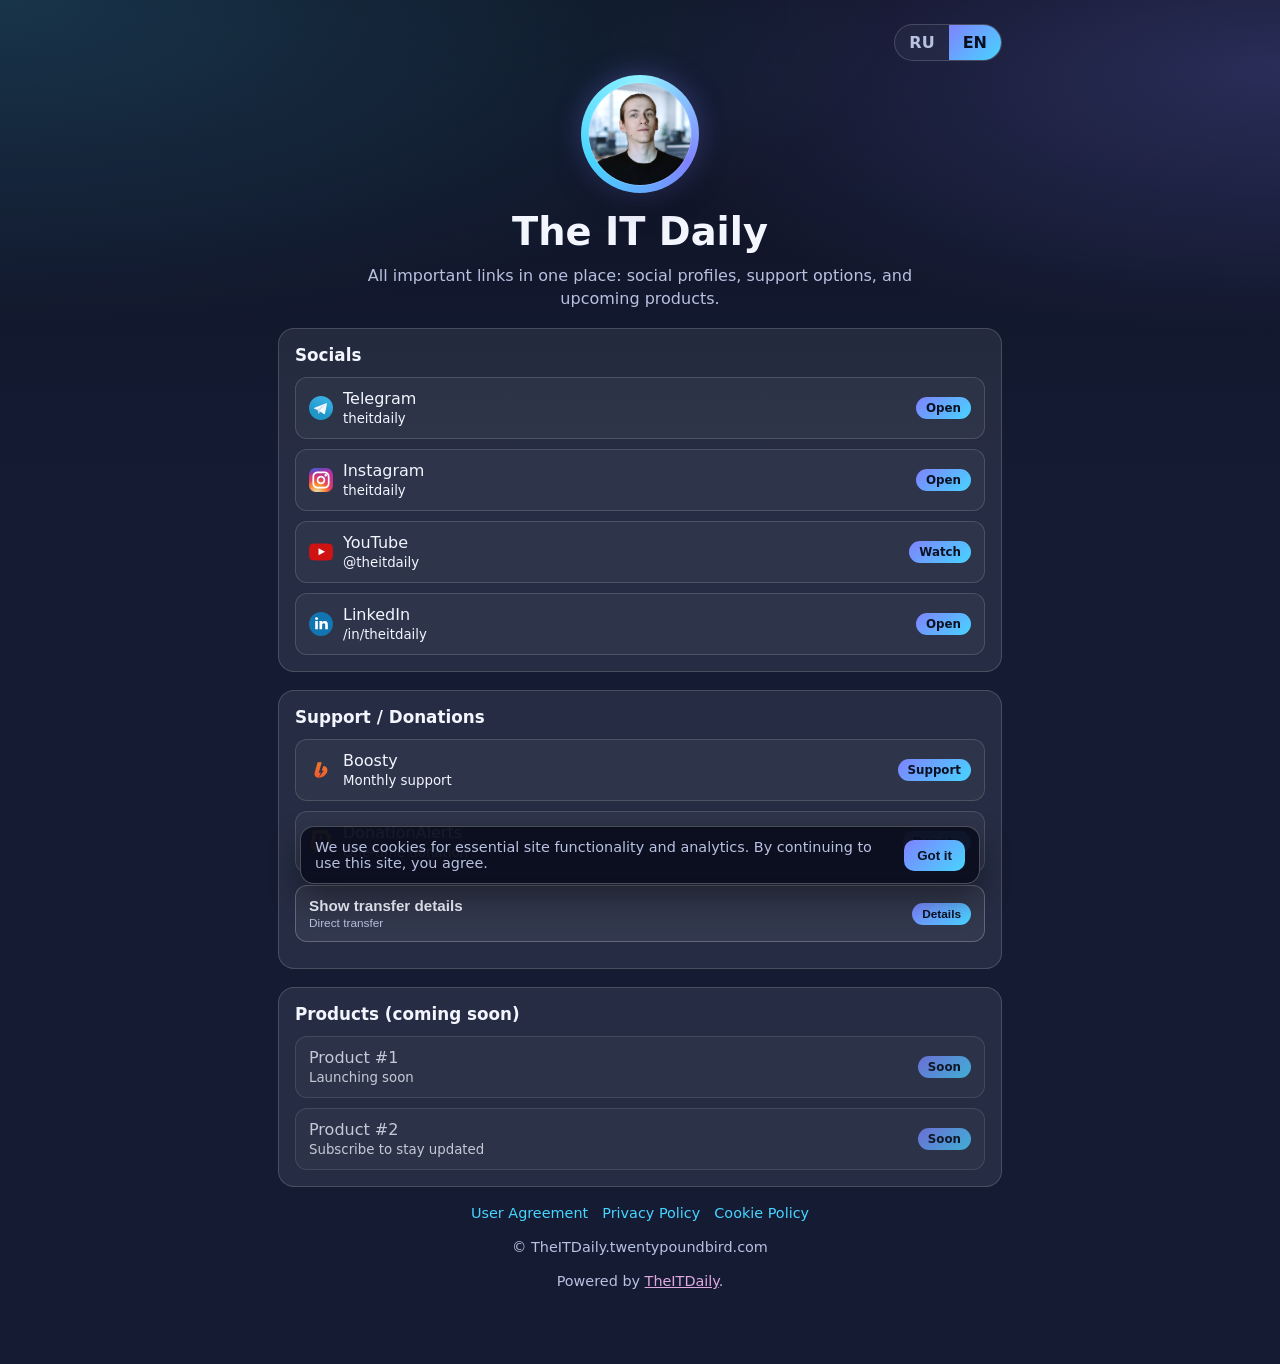
<file: index.html>
<!doctype html>
<html lang="en">
  <head>
    <meta charset="UTF-8" />
    <meta name="viewport" content="width=device-width, initial-scale=1.0" />
    <title>The IT Daily</title>
    <meta name="description" content="Choose language for The IT Daily links page." />
    <meta name="robots" content="index,follow" />
    <link rel="alternate" hreflang="ru" href="/ru/" />
    <link rel="alternate" hreflang="en" href="/en/" />
    <link rel="alternate" hreflang="x-default" href="/" />
    <style>
      body { font-family: Inter, system-ui, sans-serif; margin: 0; min-height: 100vh; display: grid; place-items: center; background: #141b33; color: #f3f6ff; }
      .box { text-align: center; padding: 24px; border: 1px solid rgba(255,255,255,.2); border-radius: 12px; }
      a { color: #47d4ff; margin: 0 8px; }
    </style>
    <script>
      const preferred = (navigator.language || '').toLowerCase().startsWith('en') ? '/en/' : '/ru/';
      window.location.replace(preferred);
    </script>
  </head>
  <body>
    <div class="box">
      <p>Select language / Выберите язык:</p>
      <a href="/en/" hreflang="en">English</a>
      <a href="/ru/" hreflang="ru">Русский</a>
    </div>
  </body>
</html>
</file>
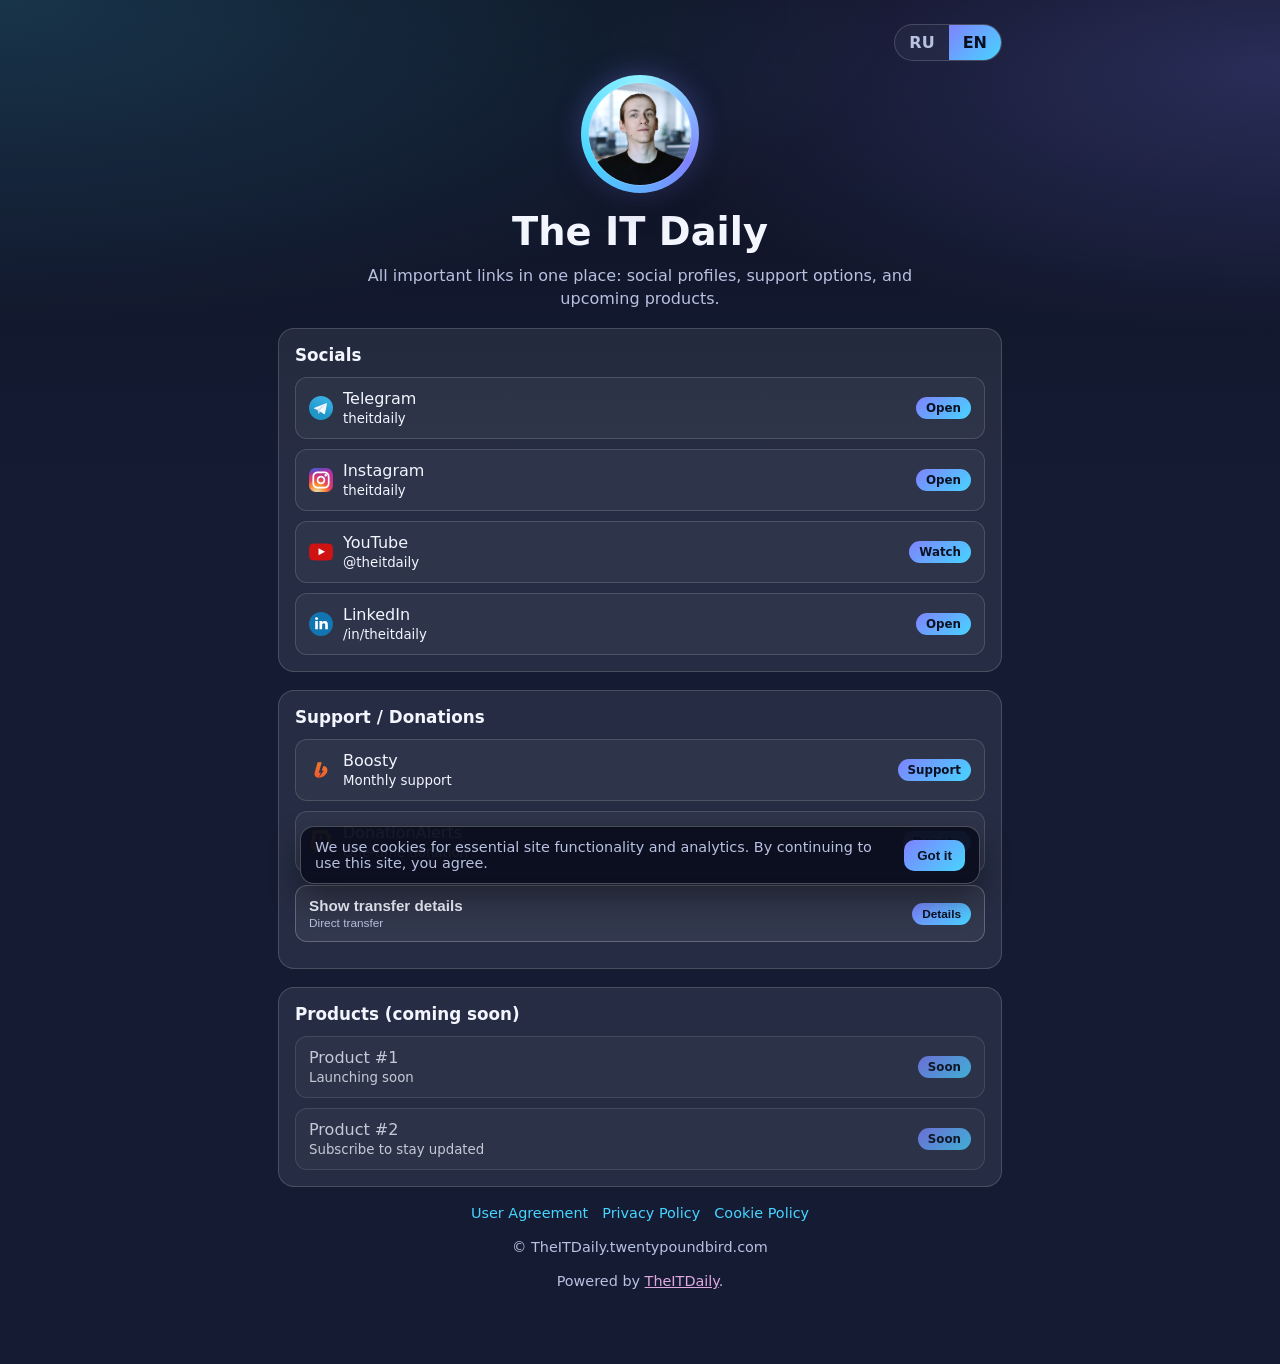
<file: en/index.html>
<!doctype html>
<html lang="en">
  <head>
    <meta charset="UTF-8" />
    <meta name="viewport" content="width=device-width, initial-scale=1.0" />
    <title>The IT Daily | Smart Link</title>
    <meta name="description" content="The IT Daily smart link page with social media profiles, donation options, and upcoming products." />
    <meta name="robots" content="index,follow,max-image-preview:large" />
    <meta name="theme-color" content="#141b33" />

    <link rel="canonical" href="/en/" />
    <link rel="alternate" hreflang="ru" href="/ru/" />
    <link rel="alternate" hreflang="en" href="/en/" />
    <link rel="alternate" hreflang="x-default" href="/ru/" />

    <meta property="og:type" content="website" />
    <meta property="og:site_name" content="The IT Daily" />
    <meta property="og:locale" content="en_US" />
    <meta property="og:title" content="The IT Daily | Smart Link" />
    <meta property="og:description" content="All key The IT Daily links: socials, support, and upcoming products." />
    <meta property="og:url" content="/en/" />
    <meta property="og:image" content="/ava600600black.jpg" />

    <meta name="twitter:card" content="summary_large_image" />
    <meta name="twitter:title" content="The IT Daily | Smart Link" />
    <meta name="twitter:description" content="Social links, donations, and everything important in one page." />
    <meta name="twitter:image" content="/ava600600black.jpg" />

    <script type="application/ld+json">
      {
        "@context": "https://schema.org",
        "@type": "WebPage",
        "name": "The IT Daily | Smart Link",
        "url": "/en/",
        "inLanguage": "en",
        "description": "Single page with all key links for The IT Daily"
      }
    </script>

    <link rel="stylesheet" href="../assets/styles.css" />
  </head>
  <body>
    <main>
      <div class="topbar">
        <nav class="lang-switcher" aria-label="Language switcher">
          <a class="lang-link" href="/ru/" hreflang="ru" lang="ru">RU</a>
          <a class="lang-link active" href="/en/" hreflang="en" lang="en">EN</a>
        </nav>
      </div>

      <section class="hero">
        <div class="avatar"><img class="avatar-img" src="../ava600600black.jpg" alt="The IT Daily logo" loading="lazy" /></div>
        <h1>The IT Daily</h1>
        <p class="subtitle">All important links in one place: social profiles, support options, and upcoming products.</p>
      </section>

      <section class="section" style="animation-delay: 0.05s"><h2>Socials</h2><div class="links">
        <a class="link-item" href="https://t.me/theitdaily" target="_blank" rel="noopener noreferrer"><span class="link-item-main"><img class="brand-icon" src="../assets/icons/telegram.svg" alt="Telegram" loading="lazy" /><span>Telegram<br /><small>theitdaily</small></span></span><span class="badge">Open</span></a>
        <a class="link-item" href="https://instagram.com/theitdaily" target="_blank" rel="noopener noreferrer"><span class="link-item-main"><img class="brand-icon" src="../assets/icons/instagram.svg" alt="Instagram" loading="lazy" /><span>Instagram<br /><small>theitdaily</small></span></span><span class="badge">Open</span></a>
        <a class="link-item" href="https://youtube.com/@theitdaily" target="_blank" rel="noopener noreferrer"><span class="link-item-main"><img class="brand-icon" src="../assets/icons/youtube.svg" alt="YouTube" loading="lazy" /><span>YouTube<br /><small>@theitdaily</small></span></span><span class="badge">Watch</span></a>
        <a class="link-item" href="https://www.linkedin.com/in/theitdaily/" target="_blank" rel="noopener noreferrer"><span class="link-item-main"><img class="brand-icon" src="../assets/icons/linkedin.svg" alt="LinkedIn" loading="lazy" /><span>LinkedIn<br /><small>/in/theitdaily</small></span></span><span class="badge">Open</span></a>
      </div></section>

      <section class="section" id="donateSection" style="animation-delay: 0.1s"><h2>Support / Donations</h2><div class="links">
        <a class="link-item" href="https://boosty.to/theitdaily" target="_blank" rel="noopener noreferrer"><span class="link-item-main"><img class="brand-icon" src="../assets/icons/boosty.svg" alt="Boosty" loading="lazy" /><span>Boosty<br /><small>Monthly support</small></span></span><span class="badge">Support</span></a>
        <a class="link-item" href="https://www.donationalerts.com/r/theitdaily" target="_blank" rel="noopener noreferrer"><span class="link-item-main"><img class="brand-icon" src="../assets/icons/donationalerts.svg" alt="DonationAlerts" loading="lazy" /><span>DonationAlerts<br /><small>One-time donation</small></span></span><span class="badge">Donate</span></a>
      </div>
      <div class="support-reveal"><button class="support-toggle" type="button" id="supportToggle" aria-expanded="false" aria-controls="supportDetails" data-show-label="Show transfer details" data-hide-label="Hide transfer details"><span class="support-toggle-main"><span class="support-toggle-text">Show transfer details</span><span class="support-toggle-subtitle">Direct transfer</span></span><span class="badge">Details</span></button>
      <div class="support-details" id="supportDetails" aria-hidden="true">
        <div class="support-row"><div class="support-method-main"><img class="support-method-icon" src="../assets/icons/usdt.svg" alt="USDT" loading="lazy" /><div><strong>USDT on TON network</strong><br /><span class="support-value">UQCER1enmrHJIkeNHwroo71hU3oggSAohaVNq0RDlxQH447k</span></div></div><button class="copy-btn" data-copy-target="UQCER1enmrHJIkeNHwroo71hU3oggSAohaVNq0RDlxQH447k" data-copy-default="Copy" data-copy-copied="Copied">Copy</button></div>
        <div class="support-row"><div class="support-method-main"><img class="support-method-icon" src="../assets/icons/bybit.svg" alt="Bybit" loading="lazy" /><div><strong>Bybit ID for transfers in any currency</strong><br /><span class="support-value">537490804</span></div></div><button class="copy-btn" data-copy-target="537490804" data-copy-default="Copy" data-copy-copied="Copied">Copy</button></div>
        <div class="support-row"><div class="support-method-main"><img class="support-method-icon" src="../assets/icons/binance.svg" alt="Binance" loading="lazy" /><div><strong>Binance ID for transfers in any currency</strong><br /><span class="support-value">166806665</span></div></div><button class="copy-btn" data-copy-target="166806665" data-copy-default="Copy" data-copy-copied="Copied">Copy</button></div>
        <div class="support-row"><div class="support-method-main"><img class="support-method-icon" src="../assets/icons/tbank.svg" alt="T-Bank" loading="lazy" /><div><strong>T-Bank card</strong><br /><span class="support-value">2200 7004 9993 2811</span></div></div><button class="copy-btn" data-copy-target="2200 7004 9993 2811" data-copy-default="Copy" data-copy-copied="Copied">Copy</button></div>
        <div class="support-row"><div class="support-method-main"><img class="support-method-icon" src="../assets/icons/sber.svg" alt="Sberbank" loading="lazy" /><div><strong>Sberbank card</strong><br /><span class="support-value">4274 3201 0213 7117</span></div></div><button class="copy-btn" data-copy-target="4274 3201 0213 7117" data-copy-default="Copy" data-copy-copied="Copied">Copy</button></div>
      </div></div></section>

      <section class="section" style="animation-delay: 0.15s"><h2>Products (coming soon)</h2><div class="links"><div class="link-item product" aria-disabled="true"><span>Product #1<br /><small>Launching soon</small></span><span class="badge">Soon</span></div><div class="link-item product" aria-disabled="true"><span>Product #2<br /><small>Subscribe to stay updated</small></span><span class="badge">Soon</span></div></div></section>
      <footer class="site-footer">
        <nav class="legal-links" aria-label="Legal documents">
          <a href="/en/user-agreement.html">User Agreement</a>
          <a href="/en/privacy-policy.html">Privacy Policy</a>
          <a href="/en/cookie-policy.html">Cookie Policy</a>
        </nav>
        <p class="footnote">© TheITDaily.twentypoundbird.com</p>
        <p class="footnote">Powered by <a href="https://github.com/theitdaily">TheITDaily</a>.</p>
      </footer>
    </main>


    <div class="cookie-banner" id="cookieBanner" role="dialog" aria-live="polite" aria-label="Cookie notice" aria-hidden="true">
      <p>We use cookies for essential site functionality and analytics. By continuing to use this site, you agree.</p>
      <button type="button" id="cookieAccept">Got it</button>
    </div>

    <script src="../assets/app.js" defer></script>
  </body>
</html>
</file>
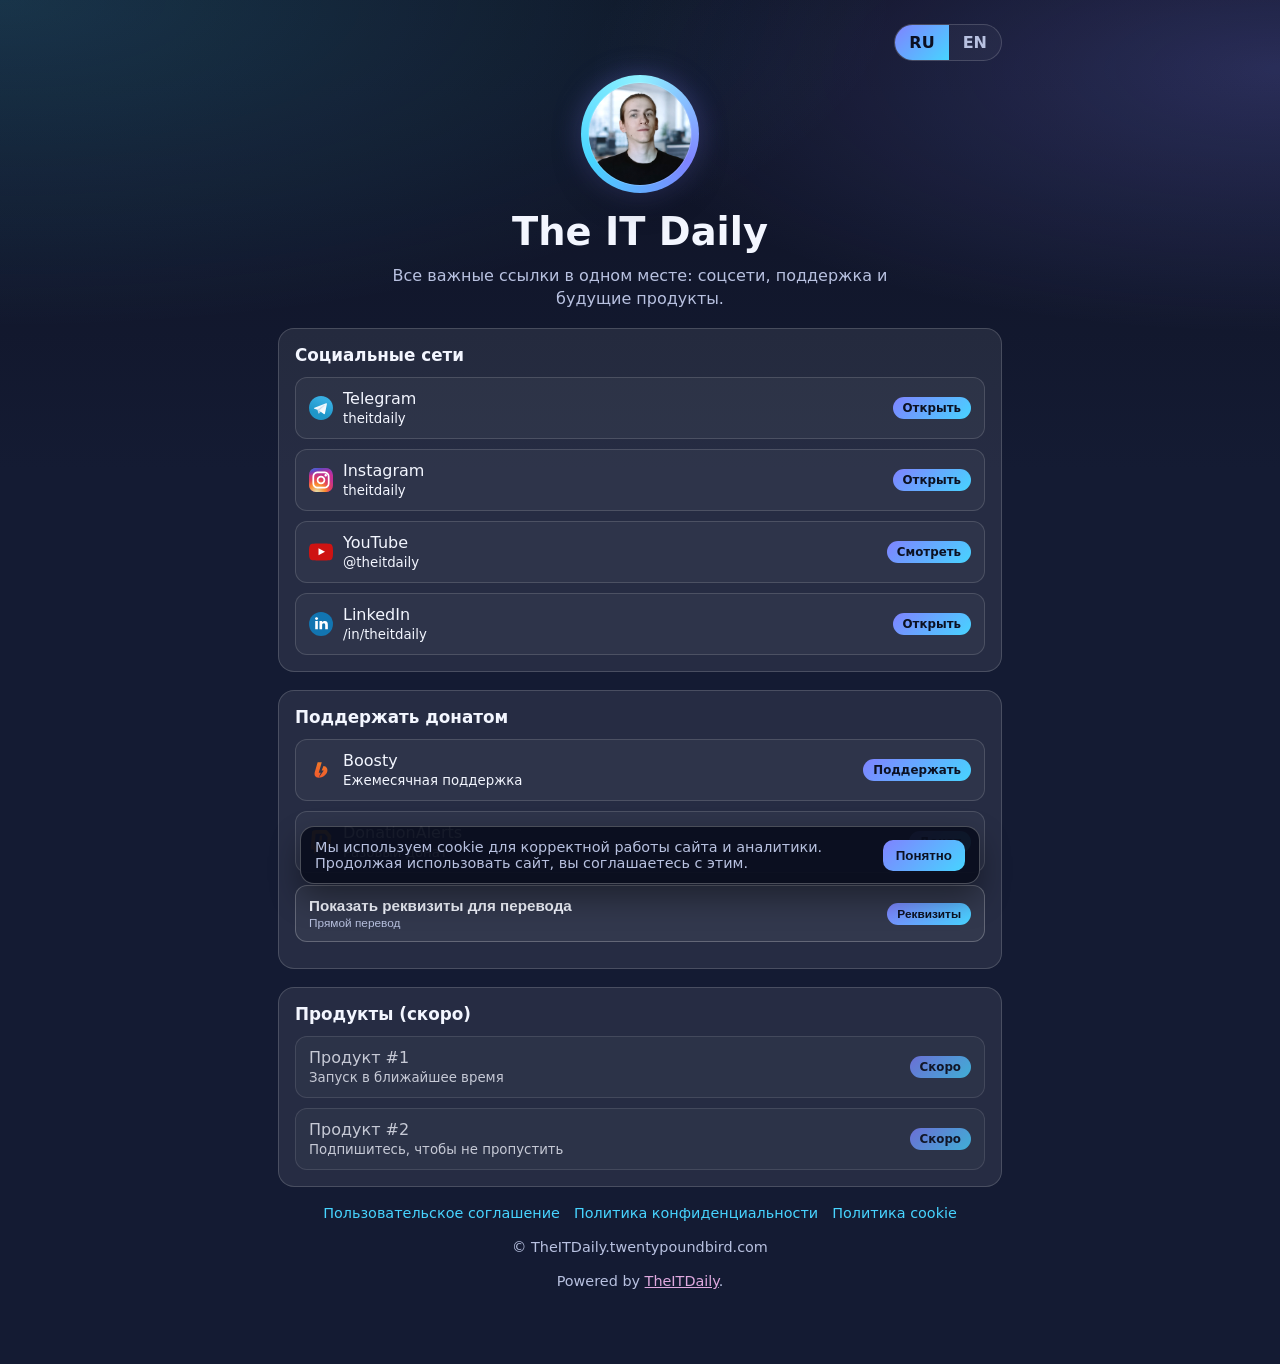
<file: ru/index.html>
<!doctype html>
<html lang="ru">
  <head>
    <meta charset="UTF-8" />
    <meta name="viewport" content="width=device-width, initial-scale=1.0" />
    <title>The IT Daily | Smart Link</title>
    <meta name="description" content="The IT Daily: все ссылки на соцсети, поддержку, донаты и будущие продукты в одном месте." />
    <meta name="robots" content="index,follow,max-image-preview:large" />
    <meta name="theme-color" content="#141b33" />

    <link rel="canonical" href="/ru/" />
    <link rel="alternate" hreflang="ru" href="/ru/" />
    <link rel="alternate" hreflang="en" href="/en/" />
    <link rel="alternate" hreflang="x-default" href="/ru/" />

    <meta property="og:type" content="website" />
    <meta property="og:site_name" content="The IT Daily" />
    <meta property="og:locale" content="ru_RU" />
    <meta property="og:title" content="The IT Daily | Smart Link" />
    <meta property="og:description" content="Все важные ссылки The IT Daily: соцсети, поддержка и будущие продукты." />
    <meta property="og:url" content="/ru/" />
    <meta property="og:image" content="/ava600600black.jpg" />

    <meta name="twitter:card" content="summary_large_image" />
    <meta name="twitter:title" content="The IT Daily | Smart Link" />
    <meta name="twitter:description" content="Соцсети, донаты и все ключевые ссылки The IT Daily." />
    <meta name="twitter:image" content="/ava600600black.jpg" />

    <script type="application/ld+json">
      {
        "@context": "https://schema.org",
        "@type": "WebPage",
        "name": "The IT Daily | Smart Link",
        "url": "/ru/",
        "inLanguage": "ru",
        "description": "Страница со всеми ключевыми ссылками проекта The IT Daily"
      }
    </script>

    <link rel="stylesheet" href="../assets/styles.css" />
  </head>
  <body>
    <main>
      <div class="topbar">
        <nav class="lang-switcher" aria-label="Переключатель языков">
          <a class="lang-link active" href="/ru/" hreflang="ru" lang="ru">RU</a>
          <a class="lang-link" href="/en/" hreflang="en" lang="en">EN</a>
        </nav>
      </div>

      <section class="hero">
        <div class="avatar"><img class="avatar-img" src="../ava600600black.jpg" alt="Логотип The IT Daily" loading="lazy" /></div>
        <h1>The IT Daily</h1>
        <p class="subtitle">Все важные ссылки в одном месте: соцсети, поддержка и будущие продукты.</p>
      </section>

      <section class="section" style="animation-delay: 0.05s"><h2>Социальные сети</h2><div class="links">
        <a class="link-item" href="https://t.me/theitdaily" target="_blank" rel="noopener noreferrer"><span class="link-item-main"><img class="brand-icon" src="../assets/icons/telegram.svg" alt="Telegram" loading="lazy" /><span>Telegram<br /><small>theitdaily</small></span></span><span class="badge">Открыть</span></a>
        <a class="link-item" href="https://instagram.com/theitdaily" target="_blank" rel="noopener noreferrer"><span class="link-item-main"><img class="brand-icon" src="../assets/icons/instagram.svg" alt="Instagram" loading="lazy" /><span>Instagram<br /><small>theitdaily</small></span></span><span class="badge">Открыть</span></a>
        <a class="link-item" href="https://youtube.com/@theitdaily" target="_blank" rel="noopener noreferrer"><span class="link-item-main"><img class="brand-icon" src="../assets/icons/youtube.svg" alt="YouTube" loading="lazy" /><span>YouTube<br /><small>@theitdaily</small></span></span><span class="badge">Смотреть</span></a>
        <a class="link-item" href="https://www.linkedin.com/in/theitdaily/" target="_blank" rel="noopener noreferrer"><span class="link-item-main"><img class="brand-icon" src="../assets/icons/linkedin.svg" alt="LinkedIn" loading="lazy" /><span>LinkedIn<br /><small>/in/theitdaily</small></span></span><span class="badge">Открыть</span></a>
      </div></section>

      <section class="section" id="donateSection" style="animation-delay: 0.1s"><h2>Поддержать донатом</h2><div class="links">
        <a class="link-item" href="https://boosty.to/theitdaily" target="_blank" rel="noopener noreferrer"><span class="link-item-main"><img class="brand-icon" src="../assets/icons/boosty.svg" alt="Boosty" loading="lazy" /><span>Boosty<br /><small>Ежемесячная поддержка</small></span></span><span class="badge">Поддержать</span></a>
        <a class="link-item" href="https://www.donationalerts.com/r/theitdaily" target="_blank" rel="noopener noreferrer"><span class="link-item-main"><img class="brand-icon" src="../assets/icons/donationalerts.svg" alt="DonationAlerts" loading="lazy" /><span>DonationAlerts<br /><small>Разовый донат</small></span></span><span class="badge">Донат</span></a>
      </div>
      <div class="support-reveal"><button class="support-toggle" type="button" id="supportToggle" aria-expanded="false" aria-controls="supportDetails" data-show-label="Показать реквизиты для перевода" data-hide-label="Скрыть реквизиты для перевода"><span class="support-toggle-main"><span class="support-toggle-text">Показать реквизиты для перевода</span><span class="support-toggle-subtitle">Прямой перевод</span></span><span class="badge">Реквизиты</span></button>
      <div class="support-details" id="supportDetails" aria-hidden="true">
        <div class="support-row"><div class="support-method-main"><img class="support-method-icon" src="../assets/icons/usdt.svg" alt="USDT" loading="lazy" /><div><strong>USDT в TON сети</strong><br /><span class="support-value">UQCER1enmrHJIkeNHwroo71hU3oggSAohaVNq0RDlxQH447k</span></div></div><button class="copy-btn" data-copy-target="UQCER1enmrHJIkeNHwroo71hU3oggSAohaVNq0RDlxQH447k" data-copy-default="Копировать" data-copy-copied="Скопировано">Копировать</button></div>
        <div class="support-row"><div class="support-method-main"><img class="support-method-icon" src="../assets/icons/bybit.svg" alt="Bybit" loading="lazy" /><div><strong>Bybit ID для перевода любых валют</strong><br /><span class="support-value">537490804</span></div></div><button class="copy-btn" data-copy-target="537490804" data-copy-default="Копировать" data-copy-copied="Скопировано">Копировать</button></div>
        <div class="support-row"><div class="support-method-main"><img class="support-method-icon" src="../assets/icons/binance.svg" alt="Binance" loading="lazy" /><div><strong>Binance ID для перевода любых валют</strong><br /><span class="support-value">166806665</span></div></div><button class="copy-btn" data-copy-target="166806665" data-copy-default="Копировать" data-copy-copied="Скопировано">Копировать</button></div>
        <div class="support-row"><div class="support-method-main"><img class="support-method-icon" src="../assets/icons/tbank.svg" alt="T-Bank" loading="lazy" /><div><strong>Карта Т-Банк</strong><br /><span class="support-value">2200 7004 9993 2811</span></div></div><button class="copy-btn" data-copy-target="2200 7004 9993 2811" data-copy-default="Копировать" data-copy-copied="Скопировано">Копировать</button></div>
        <div class="support-row"><div class="support-method-main"><img class="support-method-icon" src="../assets/icons/sber.svg" alt="Sberbank" loading="lazy" /><div><strong>Карта Сбербанк</strong><br /><span class="support-value">4274 3201 0213 7117</span></div></div><button class="copy-btn" data-copy-target="4274 3201 0213 7117" data-copy-default="Копировать" data-copy-copied="Скопировано">Копировать</button></div>
      </div></div></section>

      <section class="section" style="animation-delay: 0.15s"><h2>Продукты (скоро)</h2><div class="links"><div class="link-item product" aria-disabled="true"><span>Продукт #1<br /><small>Запуск в ближайшее время</small></span><span class="badge">Скоро</span></div><div class="link-item product" aria-disabled="true"><span>Продукт #2<br /><small>Подпишитесь, чтобы не пропустить</small></span><span class="badge">Скоро</span></div></div></section>
      <footer class="site-footer">
        <nav class="legal-links" aria-label="Правовые документы">
          <a href="/ru/user-agreement.html">Пользовательское соглашение</a>
          <a href="/ru/privacy-policy.html">Политика конфиденциальности</a>
          <a href="/ru/cookie-policy.html">Политика cookie</a>
        </nav>
        <p class="footnote">© TheITDaily.twentypoundbird.com</p>
        <p class="footnote">Powered by <a href="https://github.com/theitdaily">TheITDaily</a>.</p>
      </footer>
    </main>


    <div class="cookie-banner" id="cookieBanner" role="dialog" aria-live="polite" aria-label="Уведомление о cookie" aria-hidden="true">
      <p>Мы используем cookie для корректной работы сайта и аналитики. Продолжая использовать сайт, вы соглашаетесь с этим.</p>
      <button type="button" id="cookieAccept">Понятно</button>
    </div>

    <script src="../assets/app.js" defer></script>
  </body>
</html>
</file>
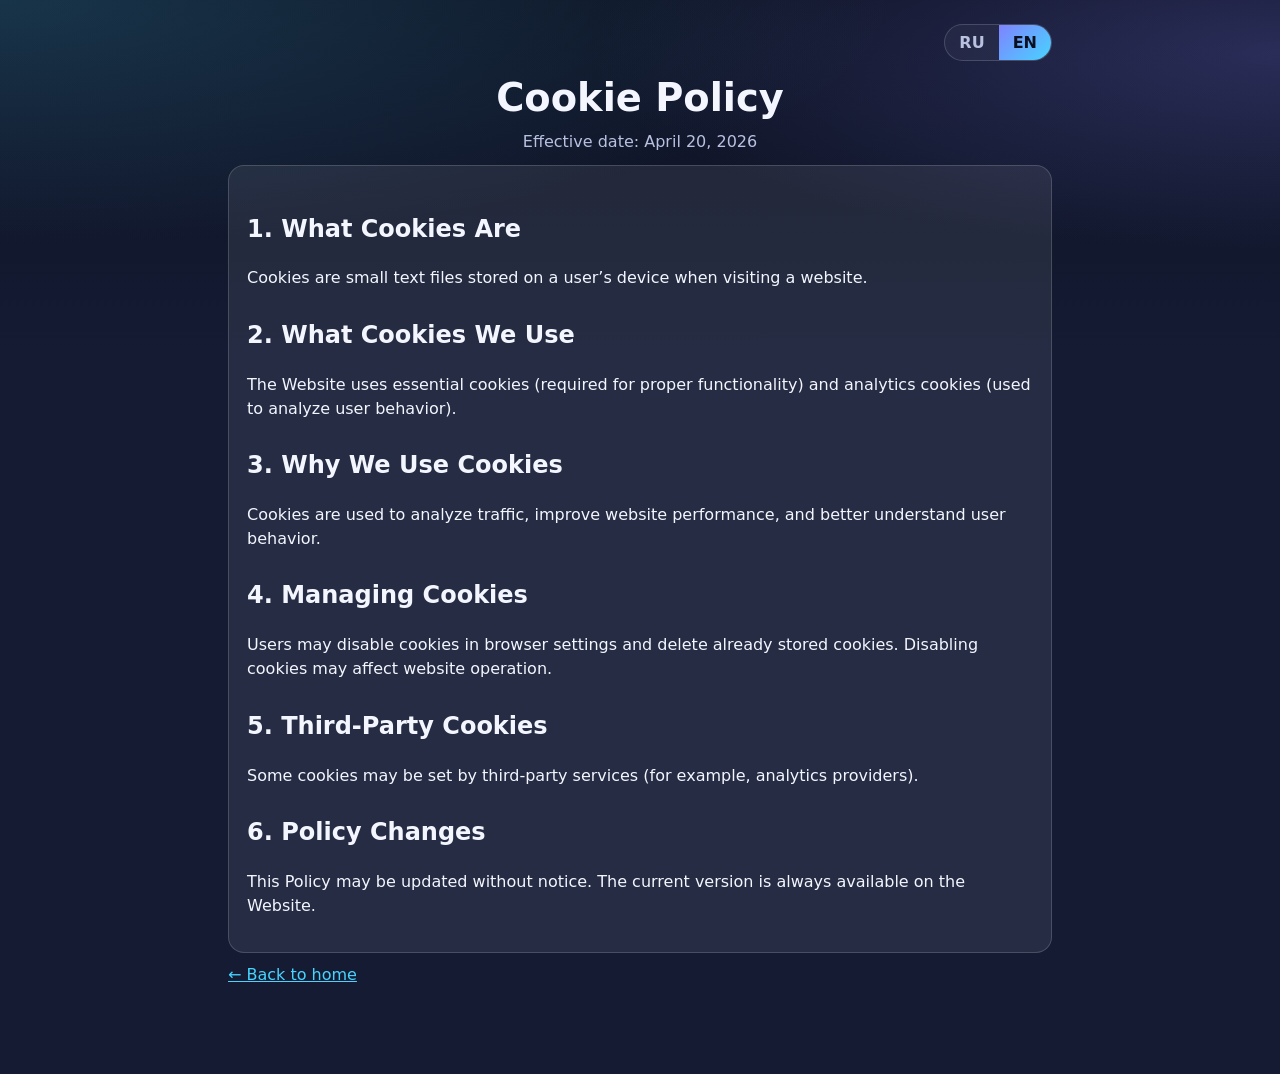
<file: en/cookie-policy.html>
<!doctype html>
<html lang="en">
  <head>
    <meta charset="UTF-8" />
    <meta name="viewport" content="width=device-width, initial-scale=1.0" />
    <title>Cookie Policy | The IT Daily</title>
    <meta name="description" content="Cookie Policy for The IT Daily website." />
    <meta name="robots" content="index,follow" />
    <link rel="canonical" href="/en/cookie-policy.html" />
    <link rel="alternate" hreflang="ru" href="/ru/cookie-policy.html" />
    <link rel="alternate" hreflang="en" href="/en/cookie-policy.html" />
    <link rel="stylesheet" href="../assets/styles.css" />
  </head>
  <body>
    <main class="legal-main">
      <div class="topbar">
        <nav class="lang-switcher" aria-label="Language switcher">
          <a class="lang-link" href="/ru/cookie-policy.html" hreflang="ru" lang="ru">RU</a>
          <a class="lang-link active" href="/en/cookie-policy.html" hreflang="en" lang="en">EN</a>
        </nav>
      </div>

      <section class="hero">
        <h1>Cookie Policy</h1>
        <p class="subtitle">Effective date: April 20, 2026</p>
      </section>

      <article class="legal-card">
        <h2>1. What Cookies Are</h2>
        <p>Cookies are small text files stored on a user’s device when visiting a website.</p>

        <h2>2. What Cookies We Use</h2>
        <p>The Website uses essential cookies (required for proper functionality) and analytics cookies (used to analyze user behavior).</p>

        <h2>3. Why We Use Cookies</h2>
        <p>Cookies are used to analyze traffic, improve website performance, and better understand user behavior.</p>

        <h2>4. Managing Cookies</h2>
        <p>Users may disable cookies in browser settings and delete already stored cookies. Disabling cookies may affect website operation.</p>

        <h2>5. Third-Party Cookies</h2>
        <p>Some cookies may be set by third-party services (for example, analytics providers).</p>

        <h2>6. Policy Changes</h2>
        <p>This Policy may be updated without notice. The current version is always available on the Website.</p>
      </article>

      <a class="back-link" href="/en/">← Back to home</a>
    </main>
  </body>
</html>
</file>
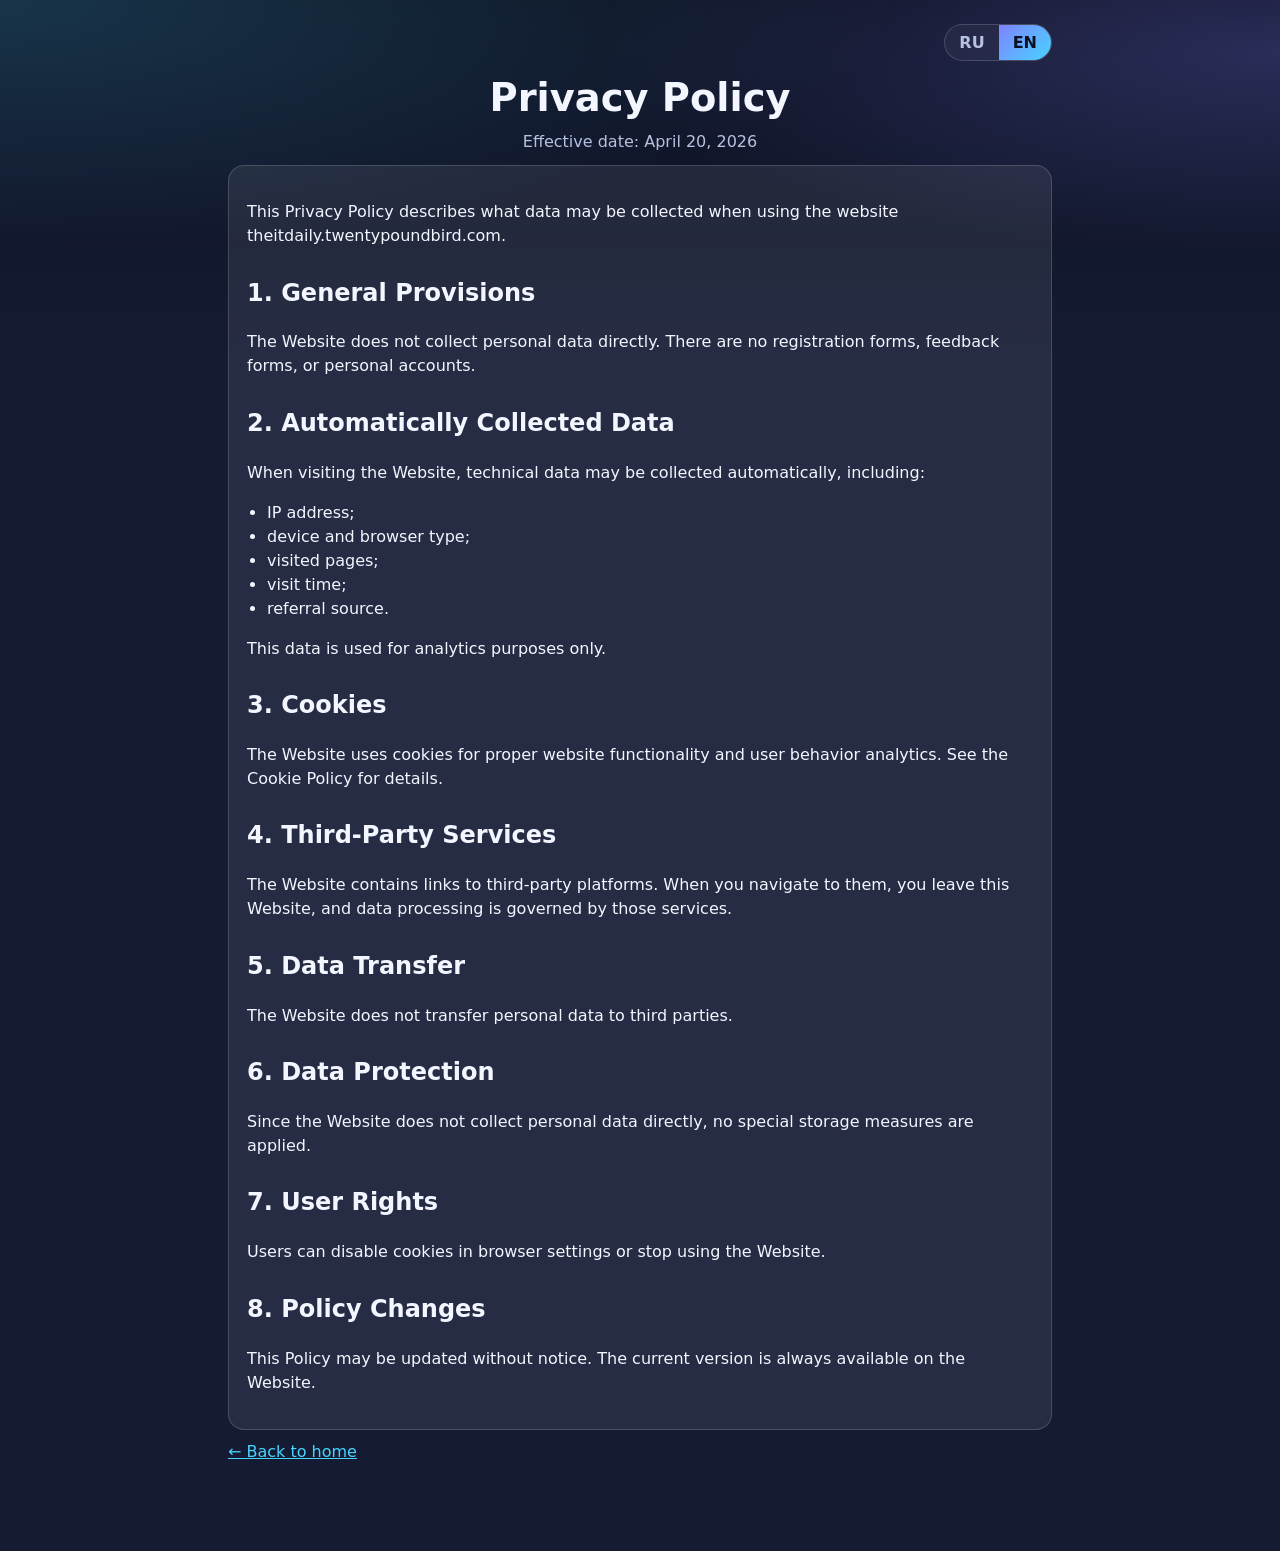
<file: en/privacy-policy.html>
<!doctype html>
<html lang="en">
  <head>
    <meta charset="UTF-8" />
    <meta name="viewport" content="width=device-width, initial-scale=1.0" />
    <title>Privacy Policy | The IT Daily</title>
    <meta name="description" content="Privacy Policy for The IT Daily website." />
    <meta name="robots" content="index,follow" />
    <link rel="canonical" href="/en/privacy-policy.html" />
    <link rel="alternate" hreflang="ru" href="/ru/privacy-policy.html" />
    <link rel="alternate" hreflang="en" href="/en/privacy-policy.html" />
    <link rel="stylesheet" href="../assets/styles.css" />
  </head>
  <body>
    <main class="legal-main">
      <div class="topbar">
        <nav class="lang-switcher" aria-label="Language switcher">
          <a class="lang-link" href="/ru/privacy-policy.html" hreflang="ru" lang="ru">RU</a>
          <a class="lang-link active" href="/en/privacy-policy.html" hreflang="en" lang="en">EN</a>
        </nav>
      </div>

      <section class="hero">
        <h1>Privacy Policy</h1>
        <p class="subtitle">Effective date: April 20, 2026</p>
      </section>

      <article class="legal-card">
        <p>This Privacy Policy describes what data may be collected when using the website theitdaily.twentypoundbird.com.</p>

        <h2>1. General Provisions</h2>
        <p>The Website does not collect personal data directly. There are no registration forms, feedback forms, or personal accounts.</p>

        <h2>2. Automatically Collected Data</h2>
        <p>When visiting the Website, technical data may be collected automatically, including:</p>
        <ul>
          <li>IP address;</li>
          <li>device and browser type;</li>
          <li>visited pages;</li>
          <li>visit time;</li>
          <li>referral source.</li>
        </ul>
        <p>This data is used for analytics purposes only.</p>

        <h2>3. Cookies</h2>
        <p>The Website uses cookies for proper website functionality and user behavior analytics. See the Cookie Policy for details.</p>

        <h2>4. Third-Party Services</h2>
        <p>The Website contains links to third-party platforms. When you navigate to them, you leave this Website, and data processing is governed by those services.</p>

        <h2>5. Data Transfer</h2>
        <p>The Website does not transfer personal data to third parties.</p>

        <h2>6. Data Protection</h2>
        <p>Since the Website does not collect personal data directly, no special storage measures are applied.</p>

        <h2>7. User Rights</h2>
        <p>Users can disable cookies in browser settings or stop using the Website.</p>

        <h2>8. Policy Changes</h2>
        <p>This Policy may be updated without notice. The current version is always available on the Website.</p>
      </article>

      <a class="back-link" href="/en/">← Back to home</a>
    </main>
  </body>
</html>
</file>
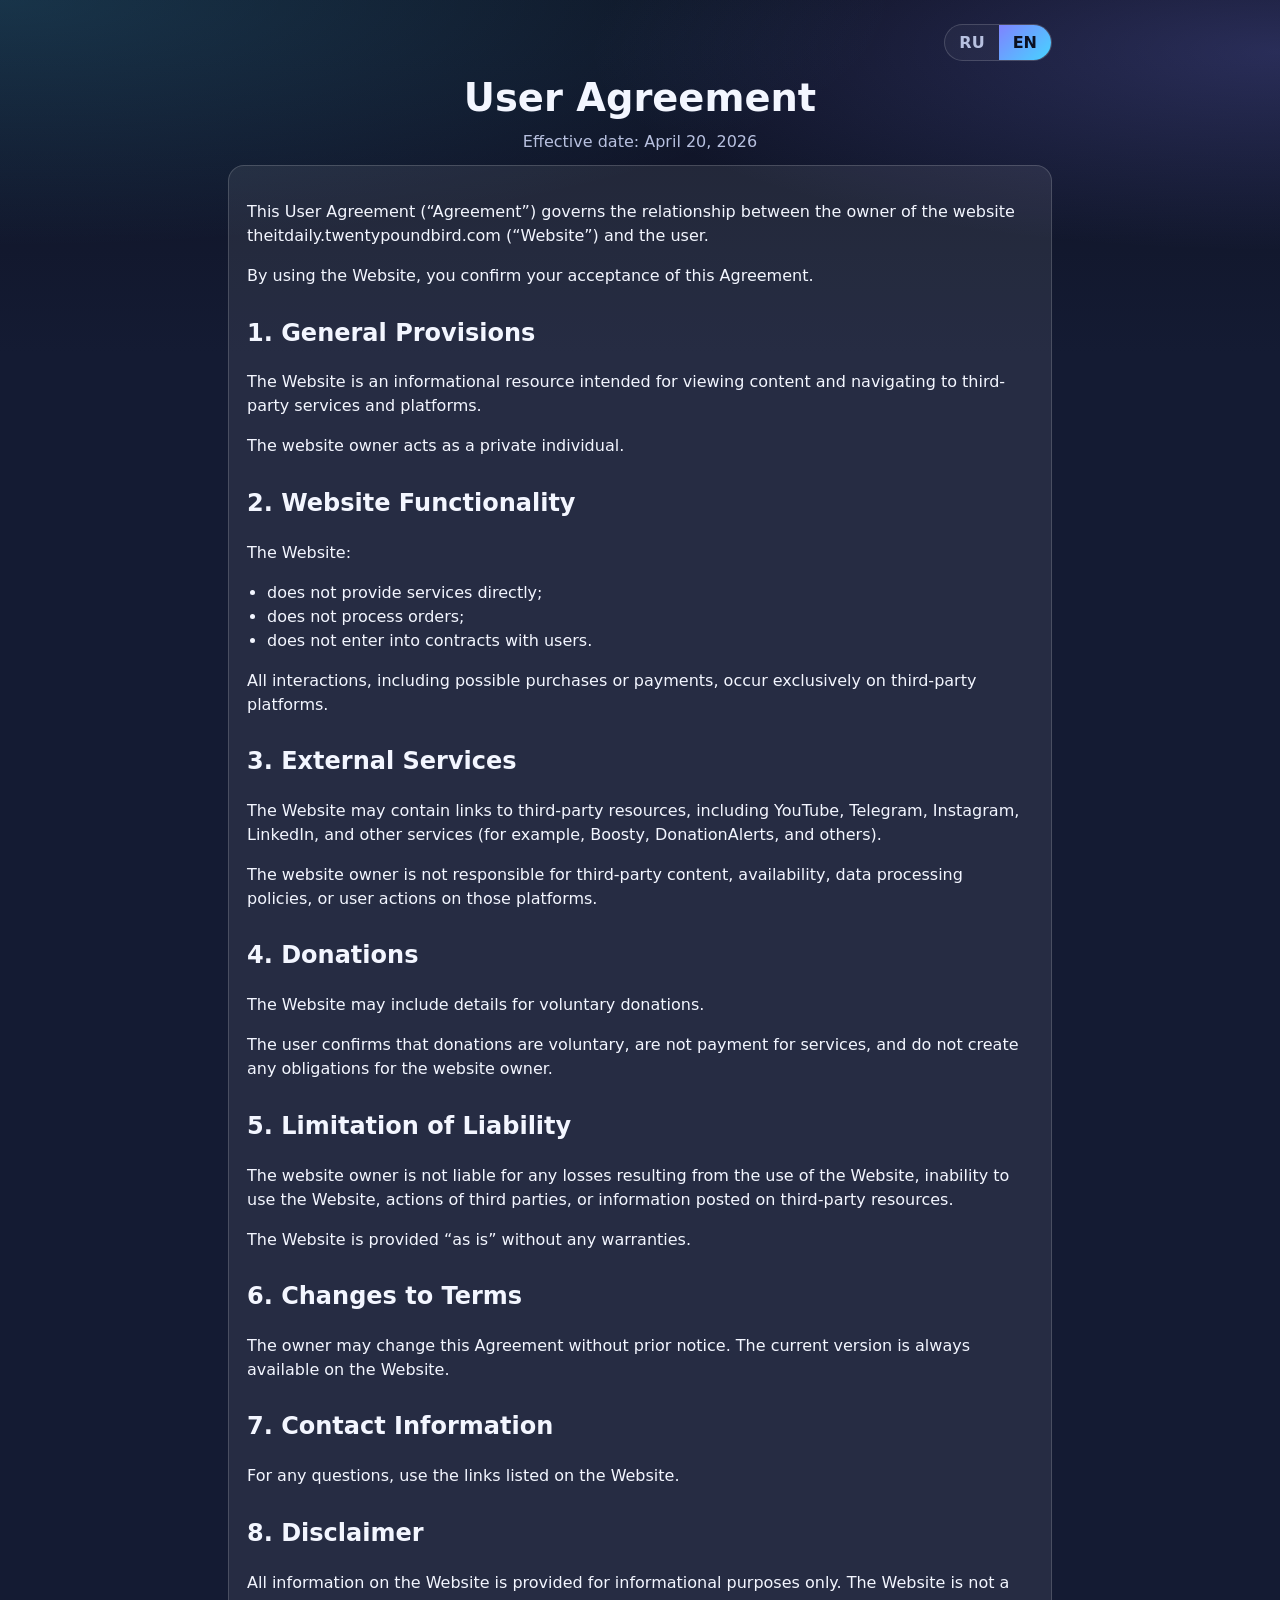
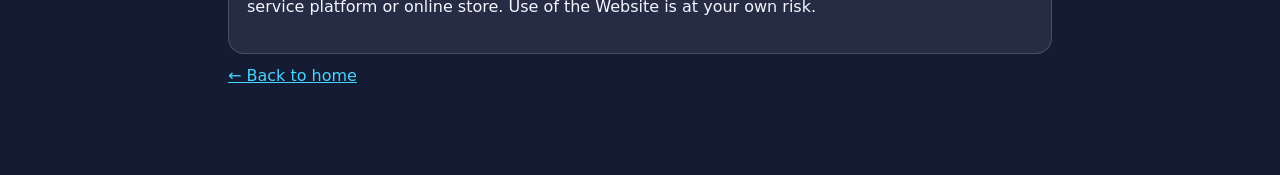
<file: en/user-agreement.html>
<!doctype html>
<html lang="en">
  <head>
    <meta charset="UTF-8" />
    <meta name="viewport" content="width=device-width, initial-scale=1.0" />
    <title>User Agreement | The IT Daily</title>
    <meta name="description" content="User Agreement for The IT Daily website." />
    <meta name="robots" content="index,follow" />
    <link rel="canonical" href="/en/user-agreement.html" />
    <link rel="alternate" hreflang="ru" href="/ru/user-agreement.html" />
    <link rel="alternate" hreflang="en" href="/en/user-agreement.html" />
    <link rel="stylesheet" href="../assets/styles.css" />
  </head>
  <body>
    <main class="legal-main">
      <div class="topbar">
        <nav class="lang-switcher" aria-label="Language switcher">
          <a class="lang-link" href="/ru/user-agreement.html" hreflang="ru" lang="ru">RU</a>
          <a class="lang-link active" href="/en/user-agreement.html" hreflang="en" lang="en">EN</a>
        </nav>
      </div>

      <section class="hero">
        <h1>User Agreement</h1>
        <p class="subtitle">Effective date: April 20, 2026</p>
      </section>

      <article class="legal-card">
        <p>This User Agreement (“Agreement”) governs the relationship between the owner of the website theitdaily.twentypoundbird.com (“Website”) and the user.</p>
        <p>By using the Website, you confirm your acceptance of this Agreement.</p>

        <h2>1. General Provisions</h2>
        <p>The Website is an informational resource intended for viewing content and navigating to third-party services and platforms.</p>
        <p>The website owner acts as a private individual.</p>

        <h2>2. Website Functionality</h2>
        <p>The Website:</p>
        <ul>
          <li>does not provide services directly;</li>
          <li>does not process orders;</li>
          <li>does not enter into contracts with users.</li>
        </ul>
        <p>All interactions, including possible purchases or payments, occur exclusively on third-party platforms.</p>

        <h2>3. External Services</h2>
        <p>The Website may contain links to third-party resources, including YouTube, Telegram, Instagram, LinkedIn, and other services (for example, Boosty, DonationAlerts, and others).</p>
        <p>The website owner is not responsible for third-party content, availability, data processing policies, or user actions on those platforms.</p>

        <h2>4. Donations</h2>
        <p>The Website may include details for voluntary donations.</p>
        <p>The user confirms that donations are voluntary, are not payment for services, and do not create any obligations for the website owner.</p>

        <h2>5. Limitation of Liability</h2>
        <p>The website owner is not liable for any losses resulting from the use of the Website, inability to use the Website, actions of third parties, or information posted on third-party resources.</p>
        <p>The Website is provided “as is” without any warranties.</p>

        <h2>6. Changes to Terms</h2>
        <p>The owner may change this Agreement without prior notice. The current version is always available on the Website.</p>

        <h2>7. Contact Information</h2>
        <p>For any questions, use the links listed on the Website.</p>

        <h2>8. Disclaimer</h2>
        <p>All information on the Website is provided for informational purposes only. The Website is not a service platform or online store. Use of the Website is at your own risk.</p>
      </article>

      <a class="back-link" href="/en/">← Back to home</a>
    </main>
  </body>
</html>
</file>
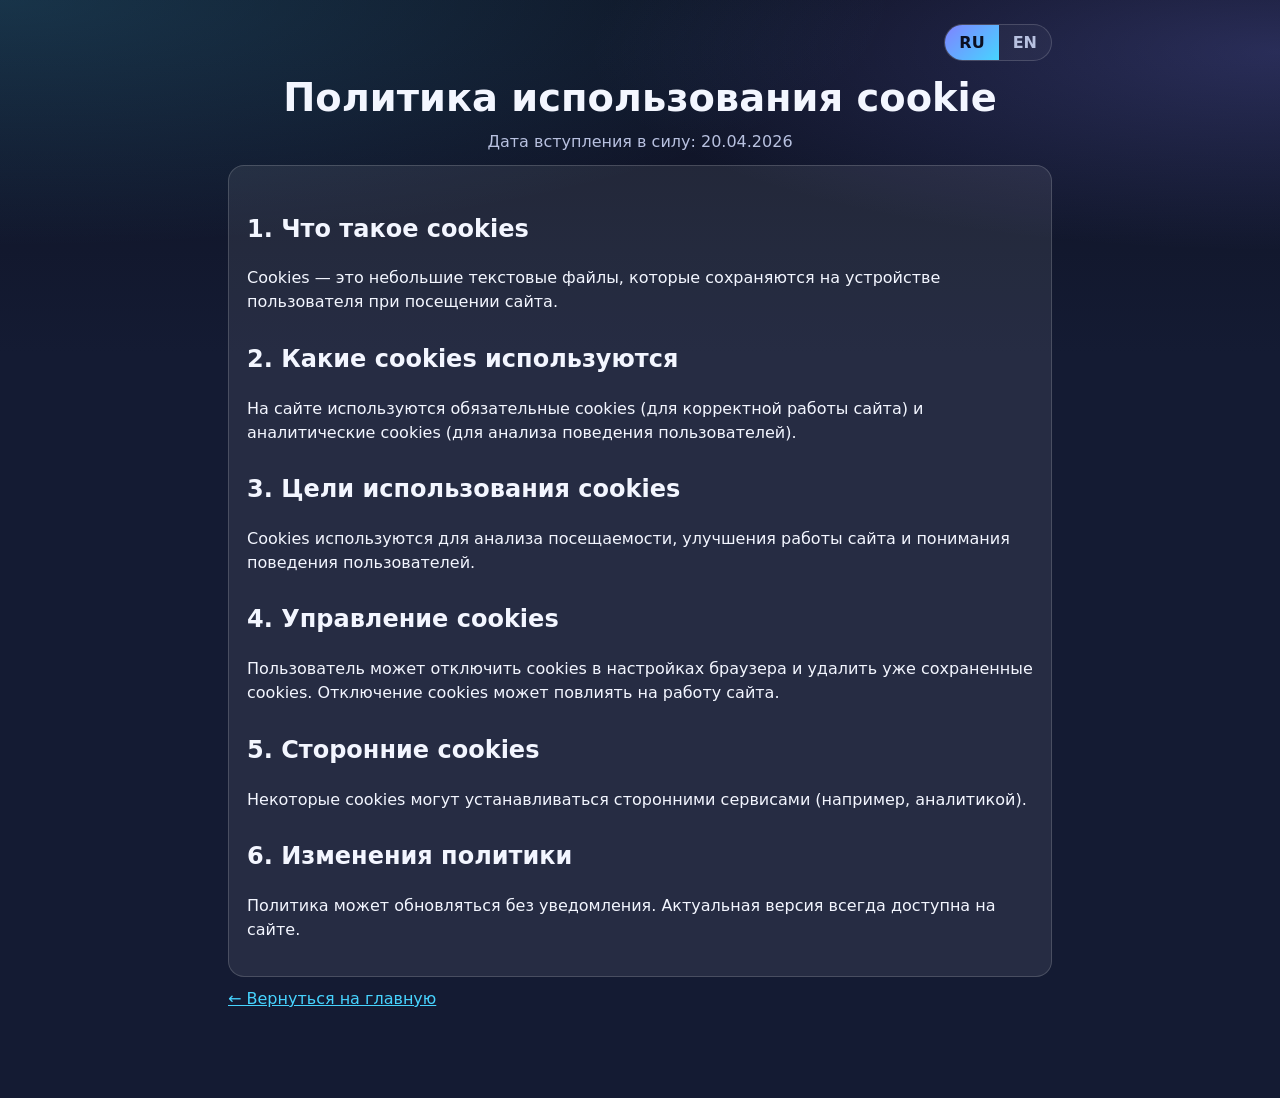
<file: ru/cookie-policy.html>
<!doctype html>
<html lang="ru">
  <head>
    <meta charset="UTF-8" />
    <meta name="viewport" content="width=device-width, initial-scale=1.0" />
    <title>Политика использования cookie | The IT Daily</title>
    <meta name="description" content="Политика использования cookie сайта The IT Daily." />
    <meta name="robots" content="index,follow" />
    <link rel="canonical" href="/ru/cookie-policy.html" />
    <link rel="alternate" hreflang="ru" href="/ru/cookie-policy.html" />
    <link rel="alternate" hreflang="en" href="/en/cookie-policy.html" />
    <link rel="stylesheet" href="../assets/styles.css" />
  </head>
  <body>
    <main class="legal-main">
      <div class="topbar">
        <nav class="lang-switcher" aria-label="Переключатель языков">
          <a class="lang-link active" href="/ru/cookie-policy.html" hreflang="ru" lang="ru">RU</a>
          <a class="lang-link" href="/en/cookie-policy.html" hreflang="en" lang="en">EN</a>
        </nav>
      </div>

      <section class="hero">
        <h1>Политика использования cookie</h1>
        <p class="subtitle">Дата вступления в силу: 20.04.2026</p>
      </section>

      <article class="legal-card">
        <h2>1. Что такое cookies</h2>
        <p>Cookies — это небольшие текстовые файлы, которые сохраняются на устройстве пользователя при посещении сайта.</p>

        <h2>2. Какие cookies используются</h2>
        <p>На сайте используются обязательные cookies (для корректной работы сайта) и аналитические cookies (для анализа поведения пользователей).</p>

        <h2>3. Цели использования cookies</h2>
        <p>Cookies используются для анализа посещаемости, улучшения работы сайта и понимания поведения пользователей.</p>

        <h2>4. Управление cookies</h2>
        <p>Пользователь может отключить cookies в настройках браузера и удалить уже сохраненные cookies. Отключение cookies может повлиять на работу сайта.</p>

        <h2>5. Сторонние cookies</h2>
        <p>Некоторые cookies могут устанавливаться сторонними сервисами (например, аналитикой).</p>

        <h2>6. Изменения политики</h2>
        <p>Политика может обновляться без уведомления. Актуальная версия всегда доступна на сайте.</p>
      </article>

      <a class="back-link" href="/ru/">← Вернуться на главную</a>
    </main>
  </body>
</html>
</file>
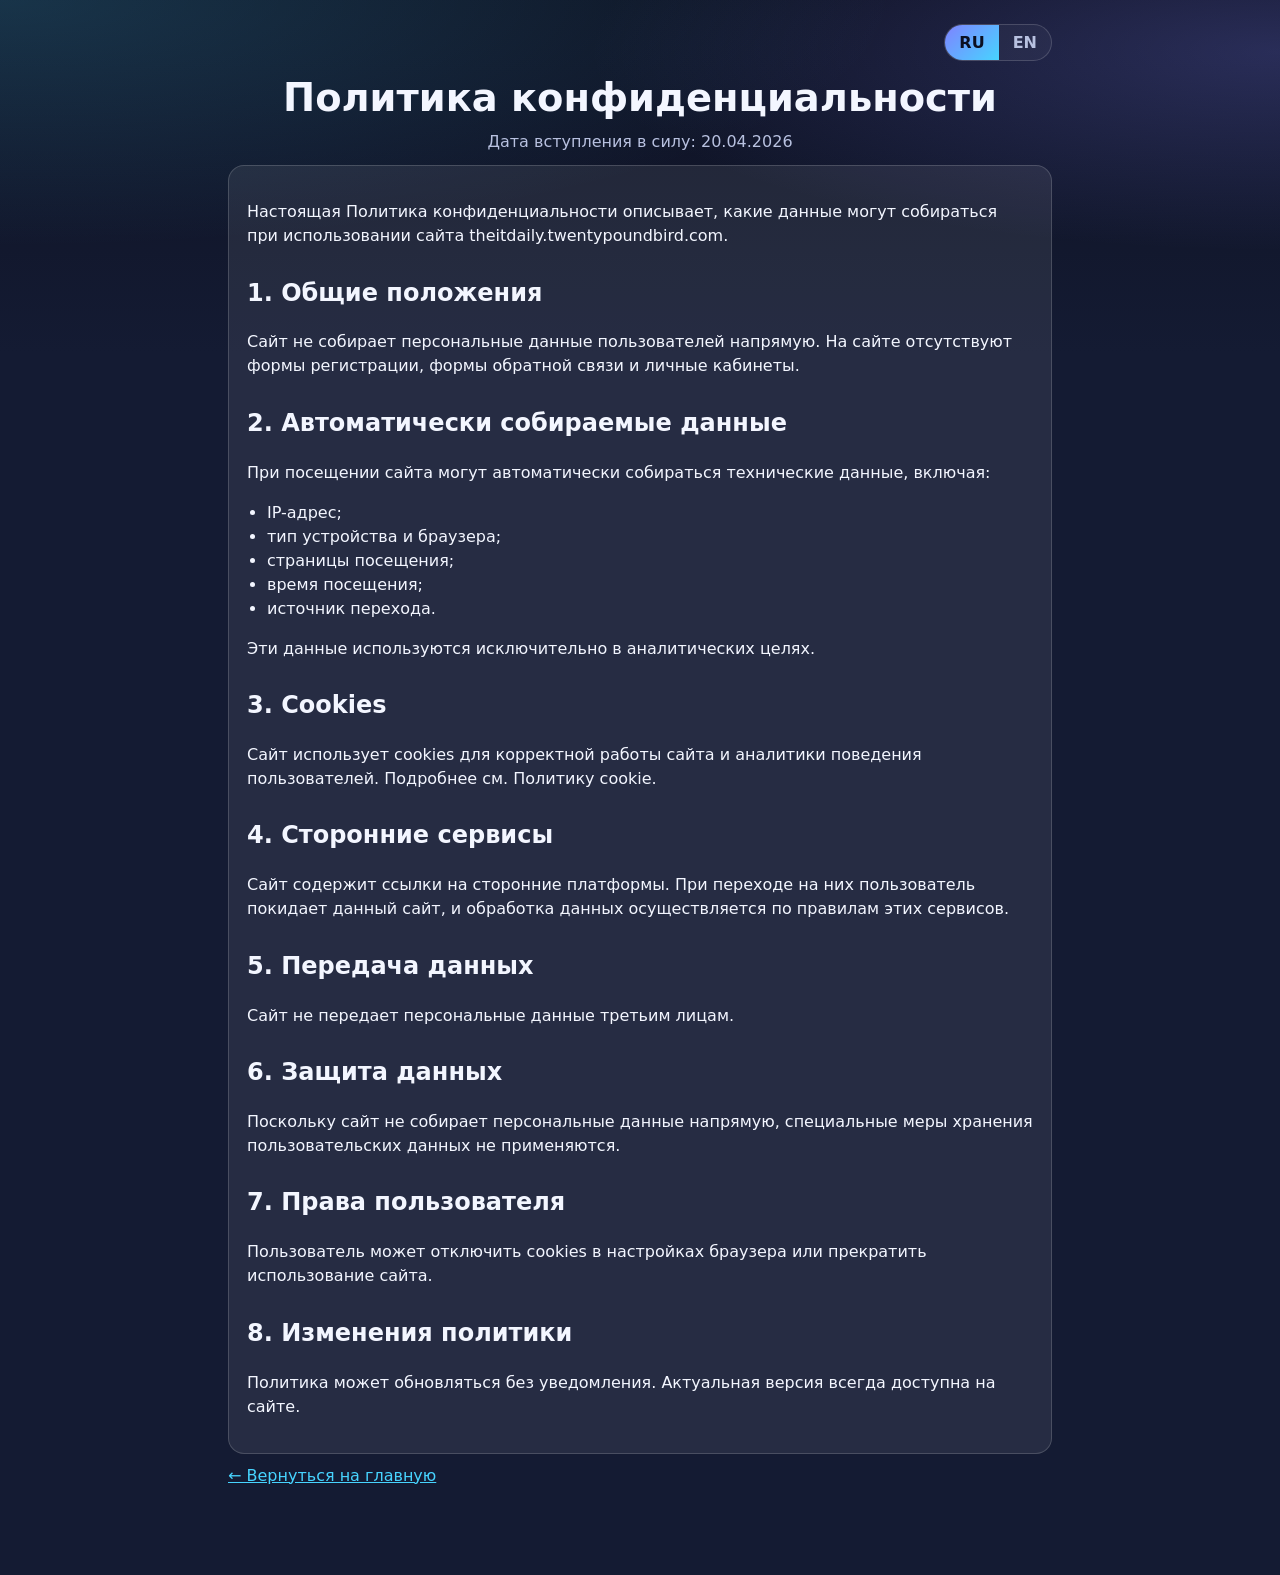
<file: ru/privacy-policy.html>
<!doctype html>
<html lang="ru">
  <head>
    <meta charset="UTF-8" />
    <meta name="viewport" content="width=device-width, initial-scale=1.0" />
    <title>Политика конфиденциальности | The IT Daily</title>
    <meta name="description" content="Политика конфиденциальности сайта The IT Daily." />
    <meta name="robots" content="index,follow" />
    <link rel="canonical" href="/ru/privacy-policy.html" />
    <link rel="alternate" hreflang="ru" href="/ru/privacy-policy.html" />
    <link rel="alternate" hreflang="en" href="/en/privacy-policy.html" />
    <link rel="stylesheet" href="../assets/styles.css" />
  </head>
  <body>
    <main class="legal-main">
      <div class="topbar">
        <nav class="lang-switcher" aria-label="Переключатель языков">
          <a class="lang-link active" href="/ru/privacy-policy.html" hreflang="ru" lang="ru">RU</a>
          <a class="lang-link" href="/en/privacy-policy.html" hreflang="en" lang="en">EN</a>
        </nav>
      </div>

      <section class="hero">
        <h1>Политика конфиденциальности</h1>
        <p class="subtitle">Дата вступления в силу: 20.04.2026</p>
      </section>

      <article class="legal-card">
        <p>Настоящая Политика конфиденциальности описывает, какие данные могут собираться при использовании сайта theitdaily.twentypoundbird.com.</p>

        <h2>1. Общие положения</h2>
        <p>Сайт не собирает персональные данные пользователей напрямую. На сайте отсутствуют формы регистрации, формы обратной связи и личные кабинеты.</p>

        <h2>2. Автоматически собираемые данные</h2>
        <p>При посещении сайта могут автоматически собираться технические данные, включая:</p>
        <ul>
          <li>IP-адрес;</li>
          <li>тип устройства и браузера;</li>
          <li>страницы посещения;</li>
          <li>время посещения;</li>
          <li>источник перехода.</li>
        </ul>
        <p>Эти данные используются исключительно в аналитических целях.</p>

        <h2>3. Cookies</h2>
        <p>Сайт использует cookies для корректной работы сайта и аналитики поведения пользователей. Подробнее см. Политику cookie.</p>

        <h2>4. Сторонние сервисы</h2>
        <p>Сайт содержит ссылки на сторонние платформы. При переходе на них пользователь покидает данный сайт, и обработка данных осуществляется по правилам этих сервисов.</p>

        <h2>5. Передача данных</h2>
        <p>Сайт не передает персональные данные третьим лицам.</p>

        <h2>6. Защита данных</h2>
        <p>Поскольку сайт не собирает персональные данные напрямую, специальные меры хранения пользовательских данных не применяются.</p>

        <h2>7. Права пользователя</h2>
        <p>Пользователь может отключить cookies в настройках браузера или прекратить использование сайта.</p>

        <h2>8. Изменения политики</h2>
        <p>Политика может обновляться без уведомления. Актуальная версия всегда доступна на сайте.</p>
      </article>

      <a class="back-link" href="/ru/">← Вернуться на главную</a>
    </main>
  </body>
</html>
</file>
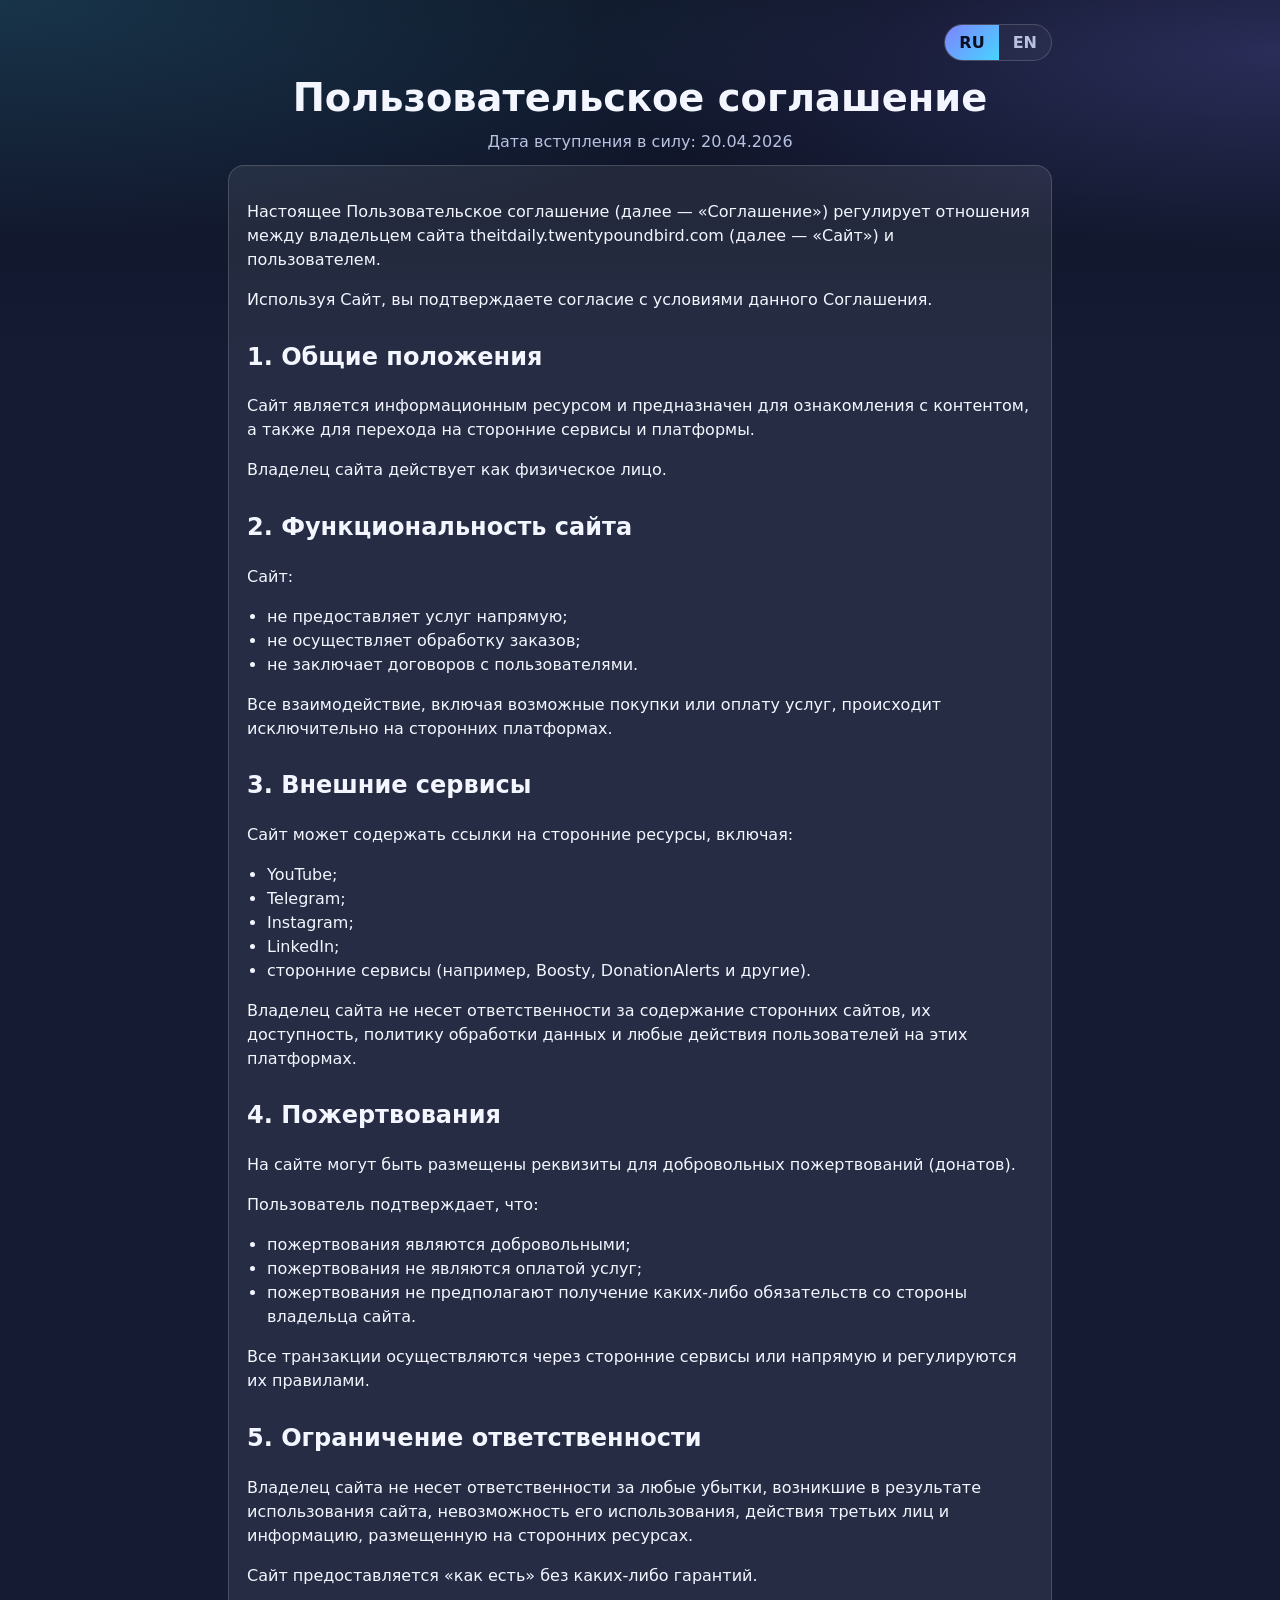
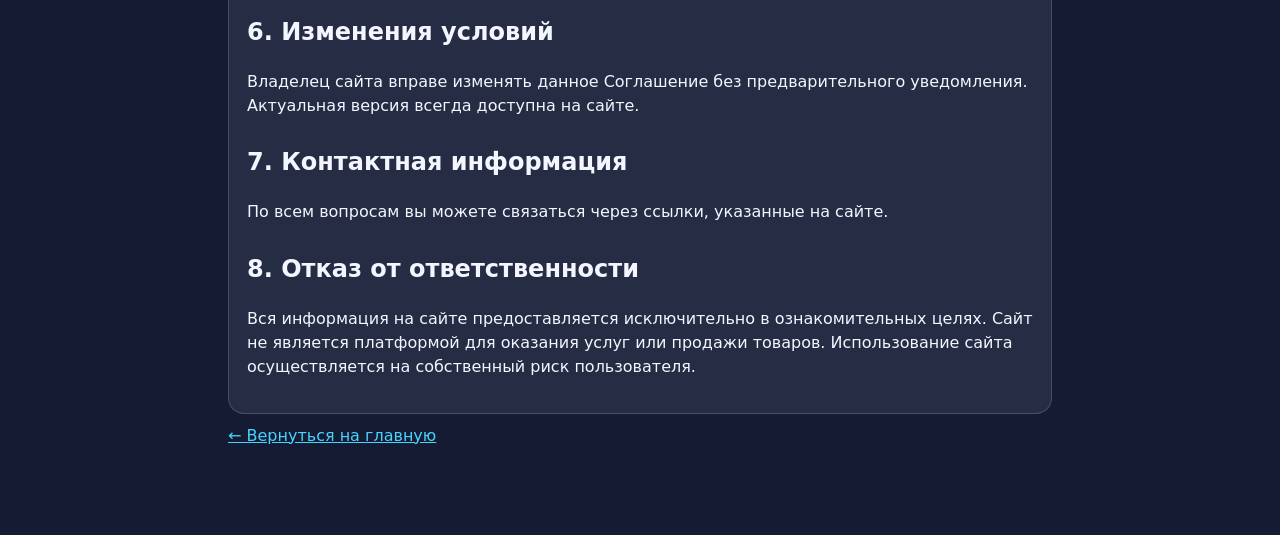
<file: ru/user-agreement.html>
<!doctype html>
<html lang="ru">
  <head>
    <meta charset="UTF-8" />
    <meta name="viewport" content="width=device-width, initial-scale=1.0" />
    <title>Пользовательское соглашение | The IT Daily</title>
    <meta name="description" content="Пользовательское соглашение сайта The IT Daily." />
    <meta name="robots" content="index,follow" />
    <link rel="canonical" href="/ru/user-agreement.html" />
    <link rel="alternate" hreflang="ru" href="/ru/user-agreement.html" />
    <link rel="alternate" hreflang="en" href="/en/user-agreement.html" />
    <link rel="stylesheet" href="../assets/styles.css" />
  </head>
  <body>
    <main class="legal-main">
      <div class="topbar">
        <nav class="lang-switcher" aria-label="Переключатель языков">
          <a class="lang-link active" href="/ru/user-agreement.html" hreflang="ru" lang="ru">RU</a>
          <a class="lang-link" href="/en/user-agreement.html" hreflang="en" lang="en">EN</a>
        </nav>
      </div>

      <section class="hero">
        <h1>Пользовательское соглашение</h1>
        <p class="subtitle">Дата вступления в силу: 20.04.2026</p>
      </section>

      <article class="legal-card">
        <p>Настоящее Пользовательское соглашение (далее — «Соглашение») регулирует отношения между владельцем сайта theitdaily.twentypoundbird.com (далее — «Сайт») и пользователем.</p>
        <p>Используя Сайт, вы подтверждаете согласие с условиями данного Соглашения.</p>

        <h2>1. Общие положения</h2>
        <p>Сайт является информационным ресурсом и предназначен для ознакомления с контентом, а также для перехода на сторонние сервисы и платформы.</p>
        <p>Владелец сайта действует как физическое лицо.</p>

        <h2>2. Функциональность сайта</h2>
        <p>Сайт:</p>
        <ul>
          <li>не предоставляет услуг напрямую;</li>
          <li>не осуществляет обработку заказов;</li>
          <li>не заключает договоров с пользователями.</li>
        </ul>
        <p>Все взаимодействие, включая возможные покупки или оплату услуг, происходит исключительно на сторонних платформах.</p>

        <h2>3. Внешние сервисы</h2>
        <p>Сайт может содержать ссылки на сторонние ресурсы, включая:</p>
        <ul>
          <li>YouTube;</li>
          <li>Telegram;</li>
          <li>Instagram;</li>
          <li>LinkedIn;</li>
          <li>сторонние сервисы (например, Boosty, DonationAlerts и другие).</li>
        </ul>
        <p>Владелец сайта не несет ответственности за содержание сторонних сайтов, их доступность, политику обработки данных и любые действия пользователей на этих платформах.</p>

        <h2>4. Пожертвования</h2>
        <p>На сайте могут быть размещены реквизиты для добровольных пожертвований (донатов).</p>
        <p>Пользователь подтверждает, что:</p>
        <ul>
          <li>пожертвования являются добровольными;</li>
          <li>пожертвования не являются оплатой услуг;</li>
          <li>пожертвования не предполагают получение каких-либо обязательств со стороны владельца сайта.</li>
        </ul>
        <p>Все транзакции осуществляются через сторонние сервисы или напрямую и регулируются их правилами.</p>

        <h2>5. Ограничение ответственности</h2>
        <p>Владелец сайта не несет ответственности за любые убытки, возникшие в результате использования сайта, невозможность его использования, действия третьих лиц и информацию, размещенную на сторонних ресурсах.</p>
        <p>Сайт предоставляется «как есть» без каких-либо гарантий.</p>

        <h2>6. Изменения условий</h2>
        <p>Владелец сайта вправе изменять данное Соглашение без предварительного уведомления. Актуальная версия всегда доступна на сайте.</p>

        <h2>7. Контактная информация</h2>
        <p>По всем вопросам вы можете связаться через ссылки, указанные на сайте.</p>

        <h2>8. Отказ от ответственности</h2>
        <p>Вся информация на сайте предоставляется исключительно в ознакомительных целях. Сайт не является платформой для оказания услуг или продажи товаров. Использование сайта осуществляется на собственный риск пользователя.</p>
      </article>

      <a class="back-link" href="/ru/">← Вернуться на главную</a>
    </main>
  </body>
</html>
</file>
<file: assets/styles.css>
:root {
  --bg: #0d1020;
  --bg-soft: #141b33;
  --text: #f3f6ff;
  --muted: #b8c1e0;
  --primary: #7f83ff;
  --secondary: #47d4ff;
  --card: rgba(255, 255, 255, 0.08);
  --card-border: rgba(255, 255, 255, 0.16);
  --top-gradient-height: 520px;
}

* { box-sizing: border-box; }

html,
body {
  margin: 0;
  min-height: 100%;
  font-family: Inter, Manrope, system-ui, -apple-system, Segoe UI, Roboto, Arial, sans-serif;
  color: var(--text);
  background: var(--bg-soft);
}

body {
  position: relative;
  overflow-x: hidden;
}

body::before {
  content: '';
  position: absolute;
  inset: 0 0 auto 0;
  height: var(--top-gradient-height);
  background:
    radial-gradient(140% 95% at 0% 0%, rgba(71, 212, 255, 0.18), transparent 50%),
    radial-gradient(120% 85% at 100% 10%, rgba(127, 131, 255, 0.24), transparent 45%),
    linear-gradient(180deg, rgba(13, 16, 32, 0.92) 0%, rgba(20, 27, 51, 0.88) 68%, var(--bg-soft) 100%);
  pointer-events: none;
  z-index: 0;
}

.footnote a { color: #dfa9df; }
.footnote a:hover { color: #9783c8; }

main {
  position: relative;
  z-index: 1;
  max-width: 760px;
  margin: 0 auto;
  padding: 24px 18px 60px;
}

.topbar { display: flex; justify-content: flex-end; margin-bottom: 14px; }

.lang-switcher {
  display: inline-flex;
  border: 1px solid var(--card-border);
  border-radius: 999px;
  overflow: hidden;
  background: rgba(255, 255, 255, 0.04);
}

.lang-link {
  text-decoration: none;
  color: var(--muted);
  padding: 8px 14px;
  font-weight: 600;
}

.lang-link.active {
  color: #0b1021;
  background: linear-gradient(135deg, var(--primary), var(--secondary));
}

.hero { text-align: center; margin-top: 6px; animation: fadeUp 0.45s ease-out both; }

.avatar {
  width: 118px;
  height: 118px;
  border-radius: 50%;
  margin: 0 auto 16px;
  padding: 3px;
  position: relative;
  background: conic-gradient(from 120deg, var(--primary), var(--secondary), #8ef0ff, var(--primary));
  box-shadow: 0 12px 30px rgba(0, 0, 0, 0.28), 0 0 28px rgba(127, 131, 255, 0.35);
}

.avatar-img {
  position: absolute;
  inset: 7px;
  width: calc(100% - 14px);
  height: calc(100% - 14px);
  border-radius: 50%;
  object-fit: cover;
  border: 1px solid rgba(255, 255, 255, 0.18);
}

h1 { margin: 0; font-size: clamp(1.9rem, 5vw, 2.4rem); }
.subtitle { margin: 10px auto 0; max-width: 560px; color: var(--muted); line-height: 1.45; }

.section {
  margin-top: 18px;
  padding: 16px;
  background: var(--card);
  border: 1px solid var(--card-border);
  border-radius: 16px;
  animation: fadeUp 0.5s ease-out both;
}

.section h2 { margin: 0 0 12px; font-size: 1.05rem; }
.links { display: grid; gap: 10px; }

.link-item {
  display: flex;
  justify-content: space-between;
  align-items: center;
  gap: 10px;
  text-decoration: none;
  color: var(--text);
  background: rgba(255, 255, 255, 0.04);
  border: 1px solid rgba(255, 255, 255, 0.14);
  border-radius: 12px;
  padding: 11px 13px;
  transition: transform 0.16s ease, border-color 0.16s ease, background-color 0.16s ease;
}



.link-item-main {
  display: inline-flex;
  align-items: center;
  gap: 10px;
}

.brand-icon {
  width: 24px;
  height: 24px;
  border-radius: 7px;
  flex-shrink: 0;
}
.link-item:hover,
.link-item:focus-visible {
  transform: translateY(-1px);
  border-color: rgba(255, 255, 255, 0.28);
  background: rgba(255, 255, 255, 0.08);
}

.badge {
  border-radius: 999px;
  padding: 4px 10px;
  font-size: 0.74rem;
  font-weight: 700;
  background: linear-gradient(135deg, var(--primary), var(--secondary));
  color: #0c1122;
  white-space: nowrap;
}

.product { cursor: not-allowed; opacity: 0.78; }
.footnote { margin-top: 18px; color: var(--muted); text-align: center; font-size: 0.9rem; }
.support-reveal { margin-top: 12px; }

.support-toggle {
  width: 100%;
  display: flex;
  align-items: center;
  justify-content: space-between;
  gap: 10px;
  border: 1px solid rgba(255, 255, 255, 0.24);
  background: rgba(255, 255, 255, 0.06);
  color: var(--text);
  border-radius: 12px;
  padding: 11px 13px;
  font-size: 0.95rem;
  font-weight: 700;
  cursor: pointer;
  transition: transform 0.16s ease, border-color 0.16s ease, background-color 0.16s ease;
}

.support-toggle:hover,
.support-toggle:focus-visible {
  transform: translateY(-1px);
  border-color: rgba(255, 255, 255, 0.35);
  background: rgba(255, 255, 255, 0.1);
}

.support-toggle-main { display: flex; flex-direction: column; align-items: flex-start; text-align: left; }
.support-toggle-subtitle { font-size: 0.74rem; font-weight: 500; color: var(--muted); margin-top: 2px; }

.support-details {
  margin-top: 10px;
  display: grid;
  gap: 9px;
  max-height: 0;
  opacity: 0;
  overflow: hidden;
  transform: translateY(-4px);
  transition: max-height 0.32s ease, opacity 0.24s ease, transform 0.24s ease;
}

.support-details.is-open {
  max-height: 720px;
  opacity: 1;
  transform: translateY(0);
}

.support-method-main {
  display: inline-flex;
  align-items: center;
  gap: 10px;
}

.support-method-icon {
  width: 24px;
  height: 24px;
  border-radius: 7px;
  flex-shrink: 0;
}

.support-row {
  display: grid;
  grid-template-columns: 1fr auto;
  gap: 8px;
  align-items: center;
  border: 1px solid rgba(255, 255, 255, 0.14);
  background: rgba(255, 255, 255, 0.04);
  border-radius: 12px;
  padding: 10px 12px;
}

.support-value { font-family: ui-monospace, SFMono-Regular, Menlo, Monaco, Consolas, monospace; font-size: 0.86rem; word-break: break-all; }

.copy-btn {
  border: 1px solid rgba(255, 255, 255, 0.24);
  background: rgba(255, 255, 255, 0.09);
  color: var(--text);
  border-radius: 10px;
  padding: 7px 11px;
  cursor: pointer;
  font-weight: 600;
}

.copy-btn:hover,
.copy-btn:focus-visible { border-color: rgba(255, 255, 255, 0.4); }

@keyframes fadeUp {
  from { opacity: 0; transform: translateY(14px); }
  to { opacity: 1; transform: translateY(0); }
}

@media (prefers-reduced-motion: reduce) {
  * {
    animation: none !important;
    transition: none !important;
    scroll-behavior: auto !important;
  }
}


.site-footer { margin-top: 18px; }

.legal-links {
  display: flex;
  flex-wrap: wrap;
  justify-content: center;
  gap: 8px 14px;
  margin-bottom: 8px;
}

.legal-links a {
  color: var(--secondary);
  font-size: 0.9rem;
  text-decoration: none;
}

.legal-links a:hover,
.legal-links a:focus-visible { text-decoration: underline; }

.cookie-banner {
  position: fixed;
  left: 50%;
  bottom: 16px;
  transform: translateX(-50%);
  width: min(680px, calc(100% - 24px));
  z-index: 20;
  display: none;
  align-items: center;
  justify-content: space-between;
  gap: 12px;
  border: 1px solid rgba(255, 255, 255, 0.26);
  background: rgba(10, 14, 30, 0.95);
  color: var(--text);
  border-radius: 14px;
  padding: 12px 14px;
  box-shadow: 0 14px 30px rgba(0, 0, 0, 0.38);
}

.cookie-banner.is-visible { display: flex; }
.cookie-banner p { margin: 0; color: var(--muted); font-size: 0.9rem; }
.cookie-banner button {
  border: 0;
  border-radius: 10px;
  padding: 8px 13px;
  cursor: pointer;
  font-weight: 700;
  background: linear-gradient(135deg, var(--primary), var(--secondary));
  color: #0c1122;
  white-space: nowrap;
}

.legal-main {
  max-width: 860px;
  padding-bottom: 90px;
}

.legal-card {
  margin-top: 12px;
  padding: 18px;
  background: var(--card);
  border: 1px solid var(--card-border);
  border-radius: 16px;
  line-height: 1.5;
}

.legal-card h2,
.legal-card h3 { margin-top: 1.1em; }
.legal-card ul { padding-left: 20px; }

.back-link {
  display: inline-block;
  margin-top: 12px;
  color: var(--secondary);
}

@media (max-width: 700px) {
  .cookie-banner {
    flex-direction: column;
    align-items: stretch;
  }
}
</file>
